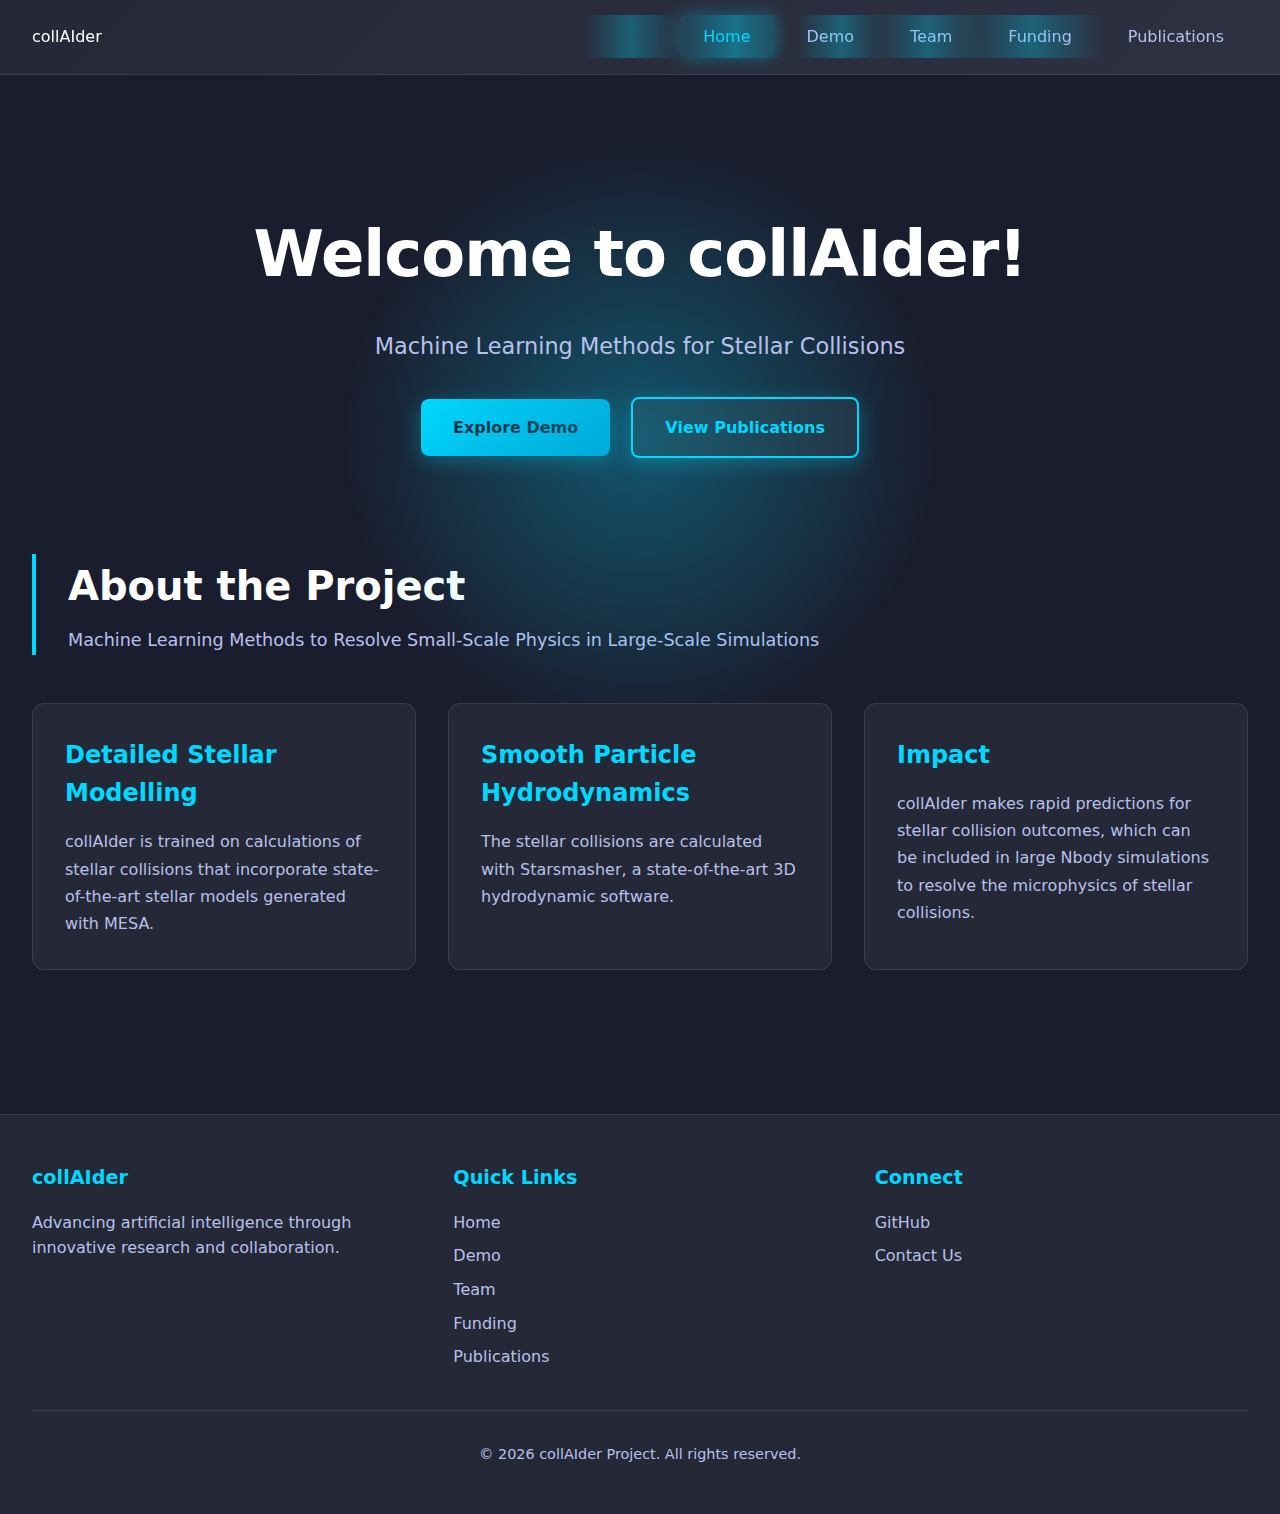
<file: docs/index.html>
<!DOCTYPE html>
<html lang="en">
<head>
    <meta charset="UTF-8">
    <meta name="viewport" content="width=device-width, initial-scale=1.0">
    <title>collAIder - Home</title>
    <link rel="stylesheet" href="styles.css">
</head>
<body class="home-page">
    <header>
        <div class="header-content">
            <div class="logo-section">
                <span class="site-name">collAIder</span>
            </div>
            <nav>
                <ul>
                    <li><a href="index.html" class="active">Home</a></li>
                    <li><a href="demo.html">Demo</a></li>
                    <li><a href="team.html">Team</a></li>
                    <li><a href="funding.html">Funding</a></li>
                    <li><a href="publications.html">Publications</a></li>
                </ul>
            </nav>
        </div>
    </header>

    <main>
        <section class="hero">
            <h1>Welcome to collAIder!</h1>
            <p class="tagline">Machine Learning Methods for Stellar Collisions</p>
            <div style="margin-top: 2rem;">
                <a href="demo.html" class="btn">Explore Demo</a>
                <a href="publications.html" class="btn btn-secondary" style="margin-left: 1rem;">View Publications</a>
            </div>
        </section>

        <section class="section">
            <div class="section-header">
                <h2>About the Project</h2>
                <p>Machine Learning Methods to Resolve Small-Scale Physics in Large-Scale Simulations</p>
            </div>
            
            <div class="card-grid">
                <div class="card">
                    <h3>Detailed Stellar Modelling</h3>
                    <p>collAIder is trained on calculations of stellar collisions that incorporate state-of-the-art stellar models generated with MESA.</p>
                </div>
                
                <div class="card">
                    <h3>Smooth Particle Hydrodynamics</h3>
                    <p>The stellar collisions are calculated with Starsmasher, a state-of-the-art 3D hydrodynamic software.</p>
                </div>
                
                <div class="card">
                    <h3>Impact</h3>
                    <p>collAIder makes rapid predictions for stellar collision outcomes, which can be included in large Nbody simulations to resolve the microphysics of stellar collisions.</p>
                </div>
            </div>
        </section>
    </main>

    <footer>
        <div class="footer-content">
            <div class="footer-section">
                <h3>collAIder</h3>
                <p>Advancing artificial intelligence through innovative research and collaboration.</p>
            </div>
            
            <div class="footer-section">
                <h3>Quick Links</h3>
                <a href="index.html">Home</a>
                <a href="demo.html">Demo</a>
                <a href="team.html">Team</a>
                <a href="funding.html">Funding</a>
                <a href="publications.html">Publications</a>
            </div>
            
            <div class="footer-section">
                <h3>Connect</h3>
                <a href="https://github.com/elenagonzalez870/collAIder" target="_blank">GitHub</a>
                <a href="#">Contact Us</a>
            </div>
        </div>
        
        <div class="copyright">
            <p>&copy; 2026 collAIder Project. All rights reserved.</p>
        </div>
    </footer>
</body>
</html>
</file>
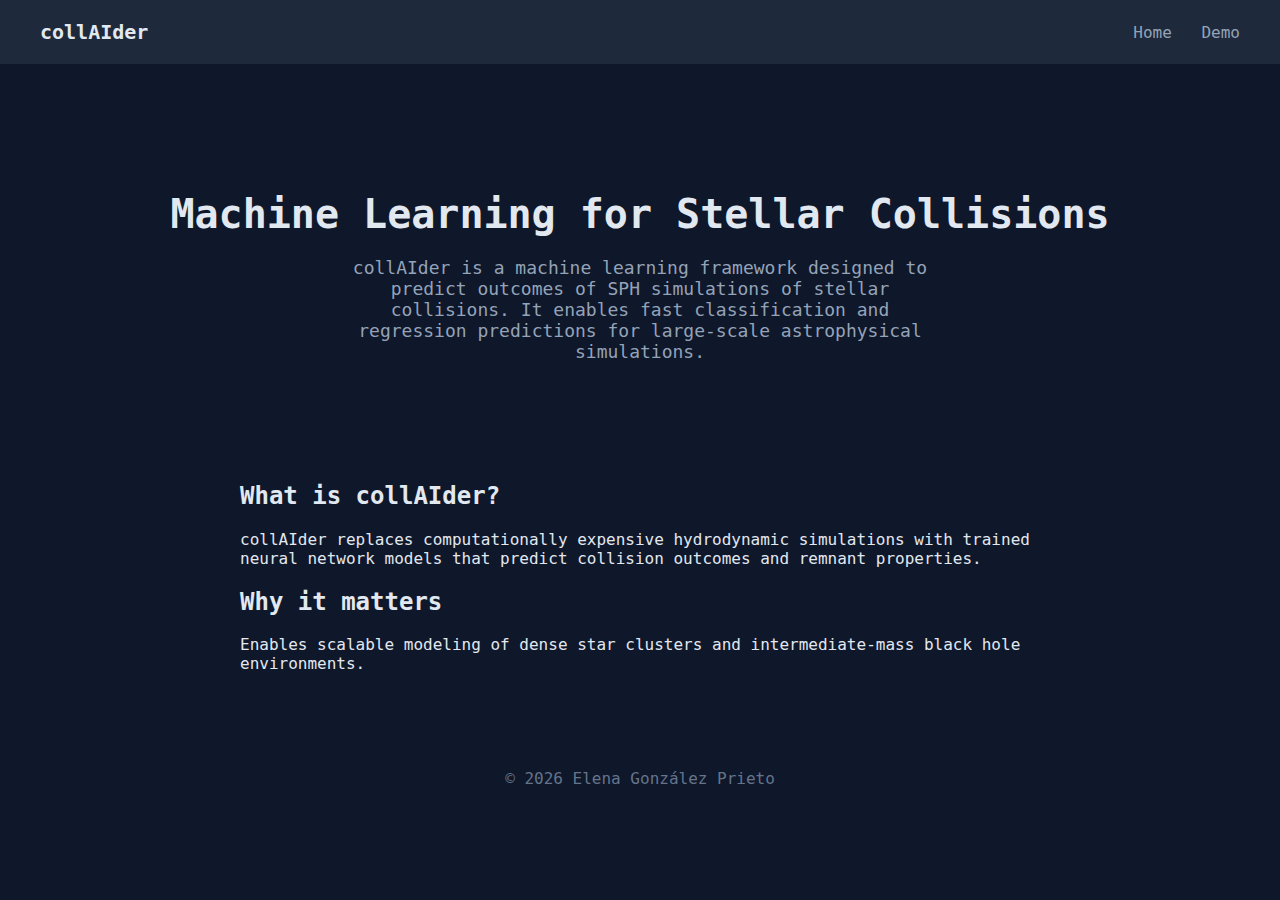
<file: website/index.html>
<!DOCTYPE html>
<html lang="en">
<head>
    <meta charset="UTF-8">
    <title>collAIder</title>
    <link rel="stylesheet" href="style.css">
</head>
<body>

<nav>
    <div class="logo">collAIder</div>
    <div class="nav-links">
        <a href="index.html">Home</a>
        <a href="demo.html">Demo</a>
    </div>
</nav>

<section class="hero">
    <h1>Machine Learning for Stellar Collisions</h1>
    <p>
        collAIder is a machine learning framework designed to predict 
        outcomes of SPH simulations of stellar collisions. 
        It enables fast classification and regression predictions 
        for large-scale astrophysical simulations.
    </p>
</section>

<section class="content">
    <h2>What is collAIder?</h2>
    <p>
        collAIder replaces computationally expensive hydrodynamic 
        simulations with trained neural network models that 
        predict collision outcomes and remnant properties.
    </p>

    <h2>Why it matters</h2>
    <p>
        Enables scalable modeling of dense star clusters and 
        intermediate-mass black hole environments.
    </p>
</section>

<footer>
    © 2026 Elena González Prieto
</footer>

</body>
</html>
</file>
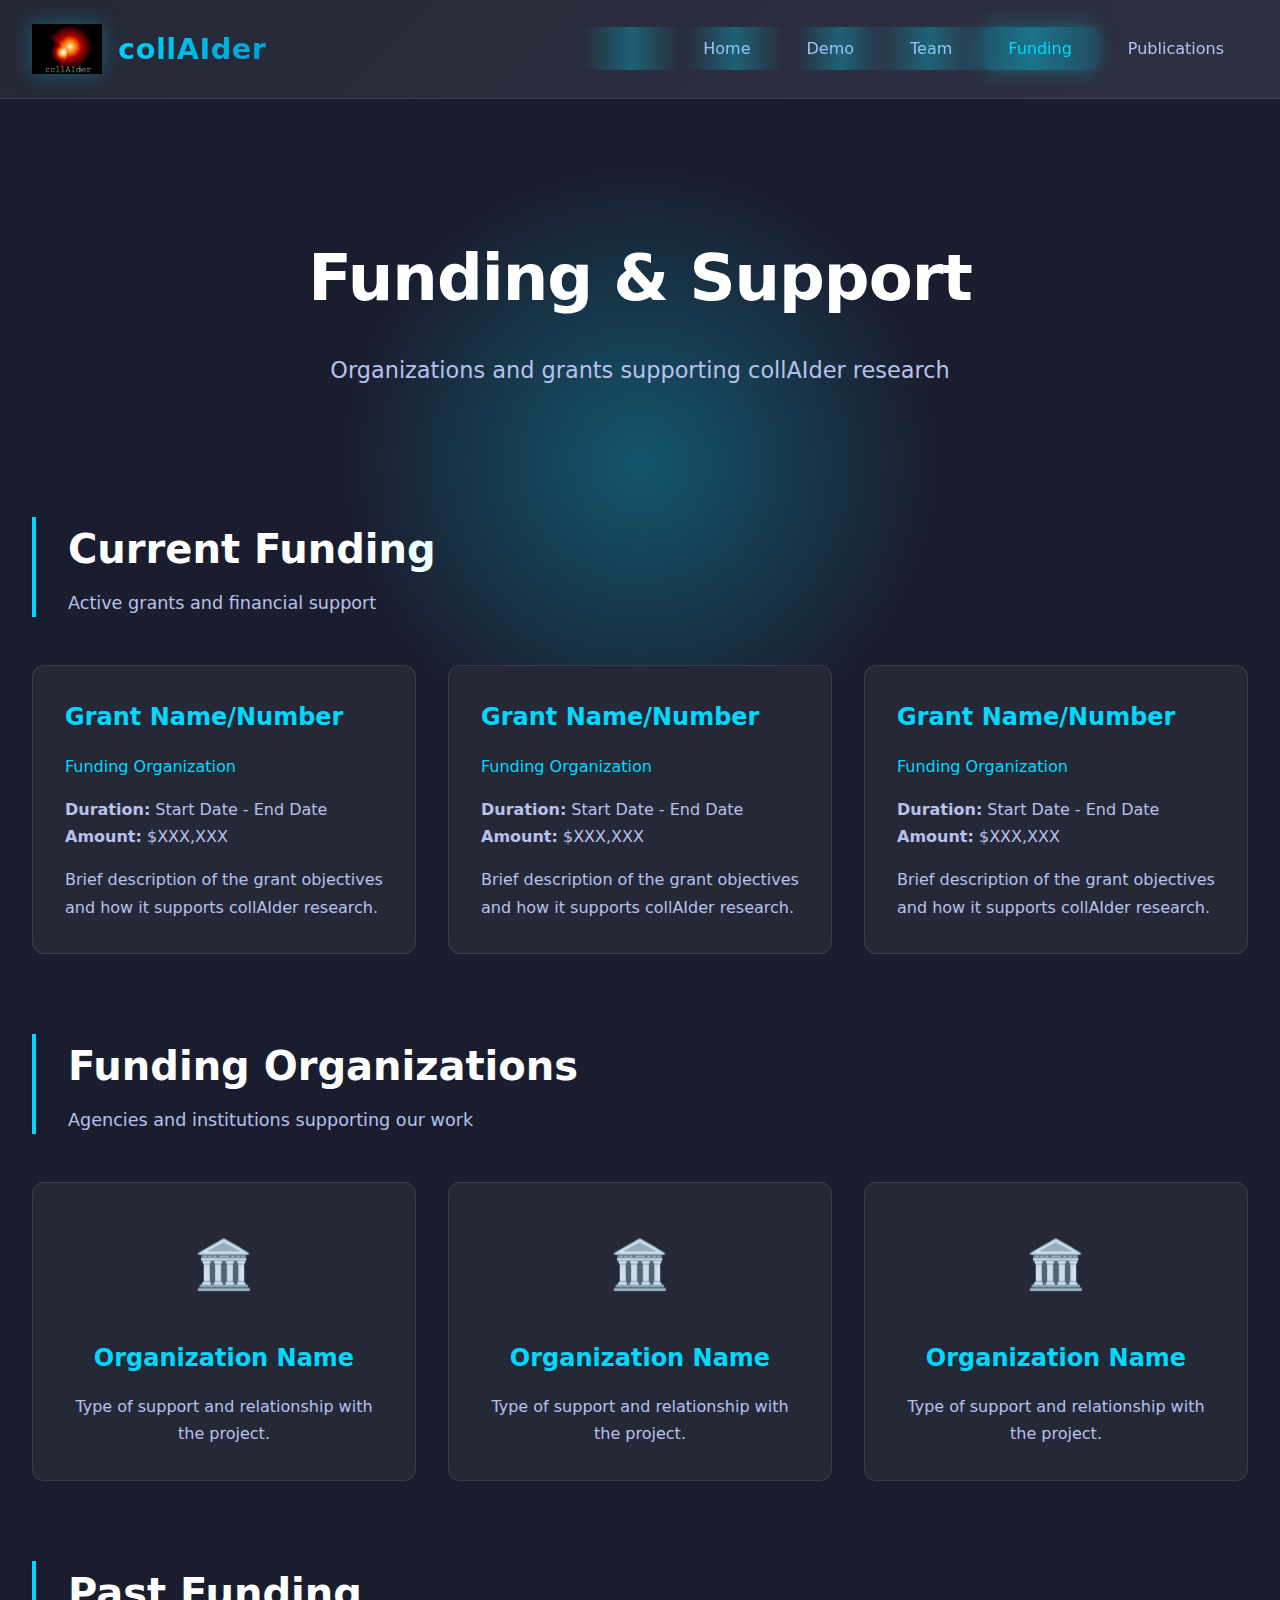
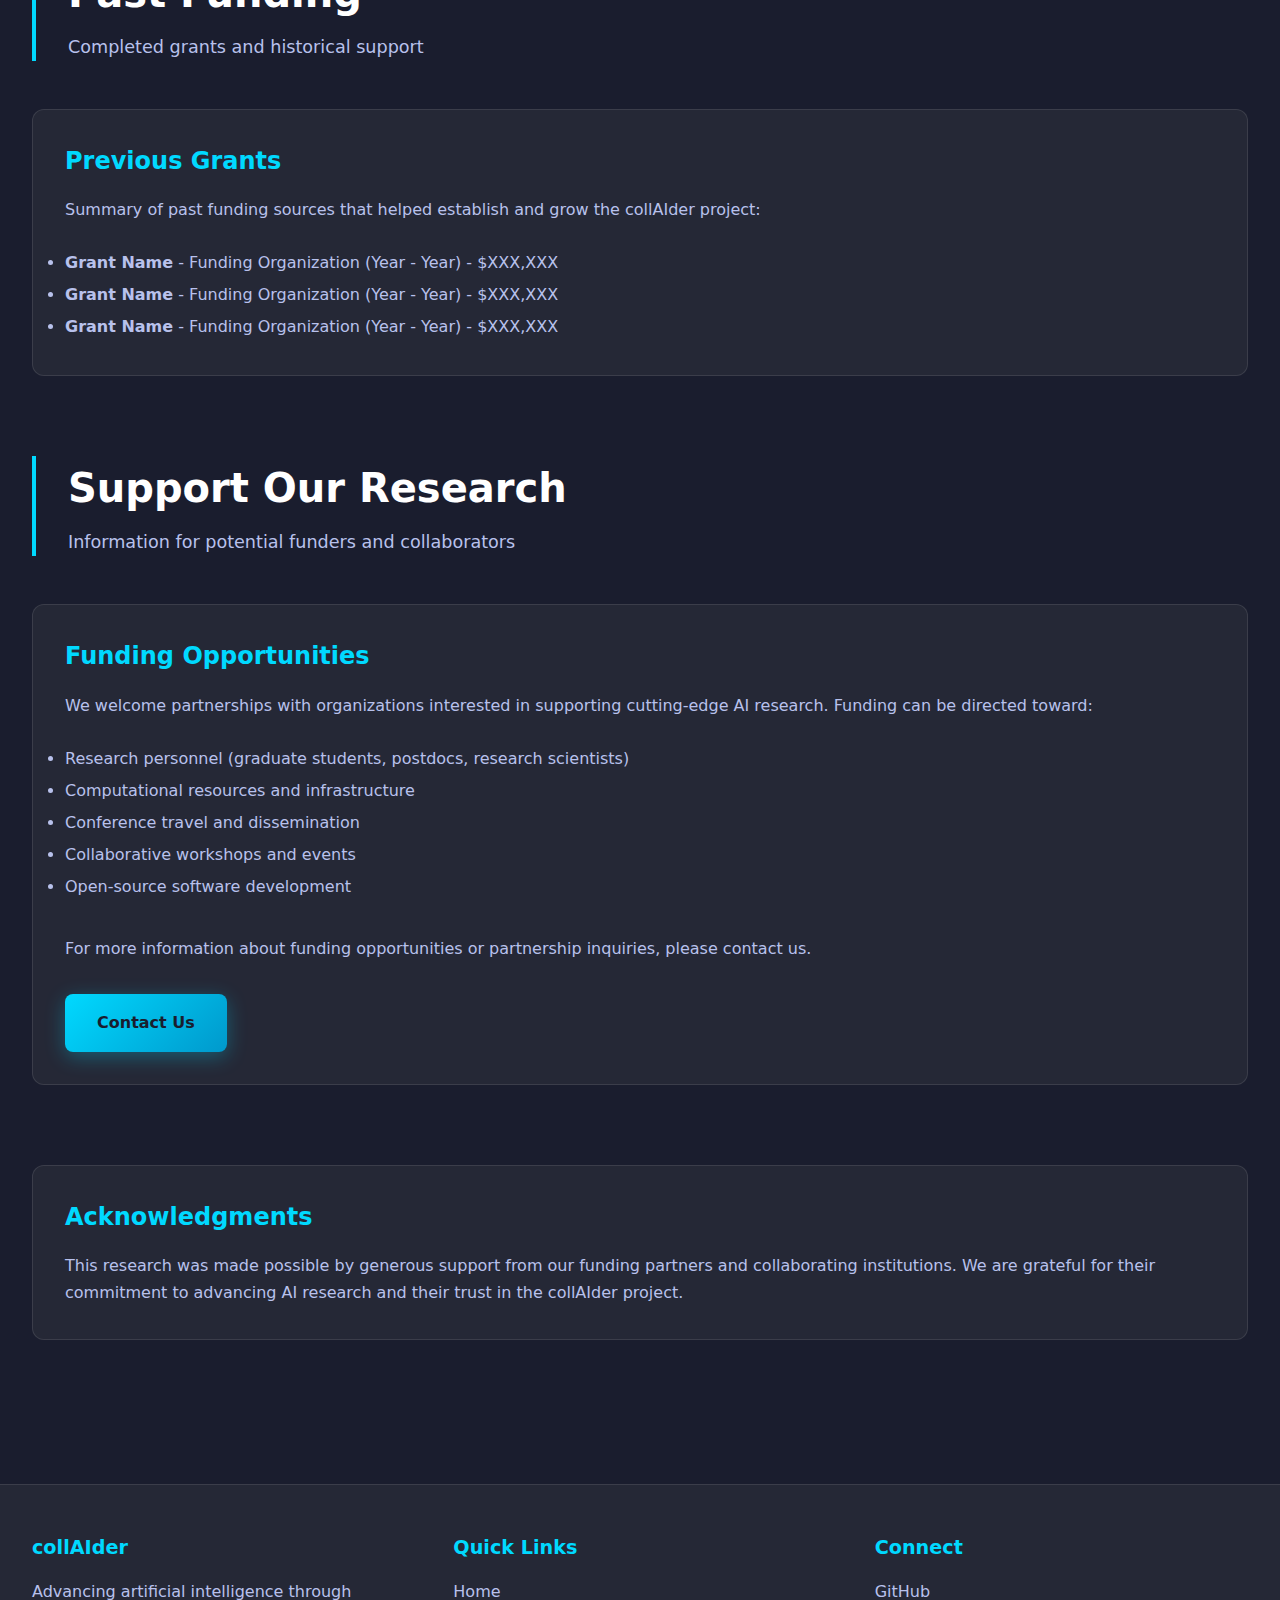
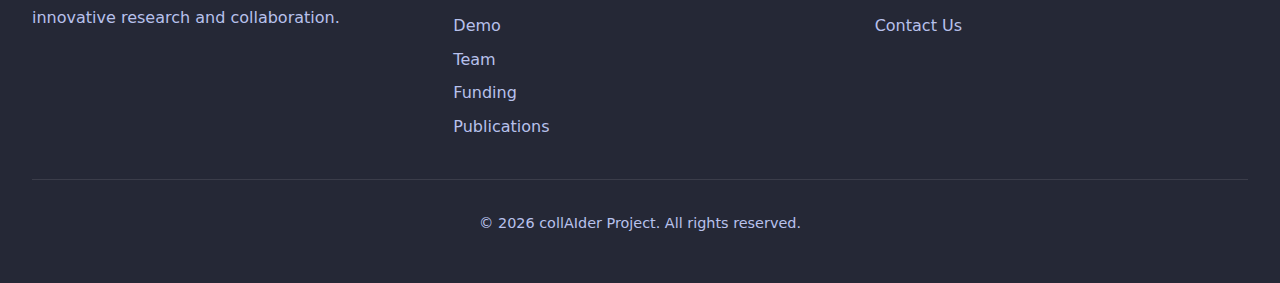
<file: docs/funding.html>
<!DOCTYPE html>
<html lang="en">
<head>
    <meta charset="UTF-8">
    <meta name="viewport" content="width=device-width, initial-scale=1.0">
    <title>collAIder - Funding</title>
    <link rel="stylesheet" href="styles.css">
</head>
<body>
    <header>
        <div class="header-content">
            <div class="logo-section">
                <img src="collAIder_logo.png" alt="collAIder Logo" class="logo">
                <h1 class="site-title">collAIder</h1>
            </div>
            <nav>
                <ul>
                    <li><a href="index.html">Home</a></li>
                    <li><a href="demo.html">Demo</a></li>
                    <li><a href="team.html">Team</a></li>
                    <li><a href="funding.html" class="active">Funding</a></li>
                    <li><a href="publications.html">Publications</a></li>
                </ul>
            </nav>
        </div>
    </header>

    <main>
        <section class="hero">
            <h1>Funding & Support</h1>
            <p class="tagline">Organizations and grants supporting collAIder research</p>
        </section>

        <section class="section">
            <div class="section-header">
                <h2>Current Funding</h2>
                <p>Active grants and financial support</p>
            </div>
            
            <div class="card-grid">
                <div class="card">
                    <h3>Grant Name/Number</h3>
                    <p style="color: var(--accent); margin-bottom: 1rem;">Funding Organization</p>
                    <p><strong>Duration:</strong> Start Date - End Date</p>
                    <p><strong>Amount:</strong> $XXX,XXX</p>
                    <p style="margin-top: 1rem;">Brief description of the grant objectives and how it supports collAIder research.</p>
                </div>
                
                <div class="card">
                    <h3>Grant Name/Number</h3>
                    <p style="color: var(--accent); margin-bottom: 1rem;">Funding Organization</p>
                    <p><strong>Duration:</strong> Start Date - End Date</p>
                    <p><strong>Amount:</strong> $XXX,XXX</p>
                    <p style="margin-top: 1rem;">Brief description of the grant objectives and how it supports collAIder research.</p>
                </div>
                
                <div class="card">
                    <h3>Grant Name/Number</h3>
                    <p style="color: var(--accent); margin-bottom: 1rem;">Funding Organization</p>
                    <p><strong>Duration:</strong> Start Date - End Date</p>
                    <p><strong>Amount:</strong> $XXX,XXX</p>
                    <p style="margin-top: 1rem;">Brief description of the grant objectives and how it supports collAIder research.</p>
                </div>
            </div>
        </section>

        <section class="section">
            <div class="section-header">
                <h2>Funding Organizations</h2>
                <p>Agencies and institutions supporting our work</p>
            </div>
            
            <div class="card-grid">
                <div class="card" style="text-align: center;">
                    <div style="height: 100px; display: flex; align-items: center; justify-content: center; margin-bottom: 1.5rem;">
                        <p style="font-size: 3rem; color: var(--accent);">🏛️</p>
                    </div>
                    <h3>Organization Name</h3>
                    <p>Type of support and relationship with the project.</p>
                </div>
                
                <div class="card" style="text-align: center;">
                    <div style="height: 100px; display: flex; align-items: center; justify-content: center; margin-bottom: 1.5rem;">
                        <p style="font-size: 3rem; color: var(--accent);">🏛️</p>
                    </div>
                    <h3>Organization Name</h3>
                    <p>Type of support and relationship with the project.</p>
                </div>
                
                <div class="card" style="text-align: center;">
                    <div style="height: 100px; display: flex; align-items: center; justify-content: center; margin-bottom: 1.5rem;">
                        <p style="font-size: 3rem; color: var(--accent);">🏛️</p>
                    </div>
                    <h3>Organization Name</h3>
                    <p>Type of support and relationship with the project.</p>
                </div>
            </div>
        </section>

        <section class="section">
            <div class="section-header">
                <h2>Past Funding</h2>
                <p>Completed grants and historical support</p>
            </div>
            
            <div class="card">
                <h3>Previous Grants</h3>
                <p>Summary of past funding sources that helped establish and grow the collAIder project:</p>
                <ul style="color: var(--text-secondary); margin-top: 1.5rem; line-height: 2;">
                    <li><strong>Grant Name</strong> - Funding Organization (Year - Year) - $XXX,XXX</li>
                    <li><strong>Grant Name</strong> - Funding Organization (Year - Year) - $XXX,XXX</li>
                    <li><strong>Grant Name</strong> - Funding Organization (Year - Year) - $XXX,XXX</li>
                </ul>
            </div>
        </section>

        <section class="section">
            <div class="section-header">
                <h2>Support Our Research</h2>
                <p>Information for potential funders and collaborators</p>
            </div>
            
            <div class="card">
                <h3>Funding Opportunities</h3>
                <p>We welcome partnerships with organizations interested in supporting cutting-edge AI research. Funding can be directed toward:</p>
                <ul style="color: var(--text-secondary); margin-top: 1.5rem; line-height: 2;">
                    <li>Research personnel (graduate students, postdocs, research scientists)</li>
                    <li>Computational resources and infrastructure</li>
                    <li>Conference travel and dissemination</li>
                    <li>Collaborative workshops and events</li>
                    <li>Open-source software development</li>
                </ul>
                <p style="margin-top: 2rem;">For more information about funding opportunities or partnership inquiries, please contact us.</p>
                <div style="margin-top: 2rem;">
                    <a href="#" class="btn">Contact Us</a>
                </div>
            </div>
        </section>

        <section class="section">
            <div class="card">
                <h3>Acknowledgments</h3>
                <p>This research was made possible by generous support from our funding partners and collaborating institutions. We are grateful for their commitment to advancing AI research and their trust in the collAIder project.</p>
            </div>
        </section>
    </main>

    <footer>
        <div class="footer-content">
            <div class="footer-section">
                <h3>collAIder</h3>
                <p>Advancing artificial intelligence through innovative research and collaboration.</p>
            </div>
            
            <div class="footer-section">
                <h3>Quick Links</h3>
                <a href="index.html">Home</a>
                <a href="demo.html">Demo</a>
                <a href="team.html">Team</a>
                <a href="funding.html">Funding</a>
                <a href="publications.html">Publications</a>
            </div>
            
            <div class="footer-section">
                <h3>Connect</h3>
                <a href="https://github.com/elenagonzalez870/collAIder" target="_blank">GitHub</a>
                <a href="#">Contact Us</a>
            </div>
        </div>
        
        <div class="copyright">
            <p>&copy; 2026 collAIder Project. All rights reserved.</p>
        </div>
    </footer>
</body>
</html>
</file>
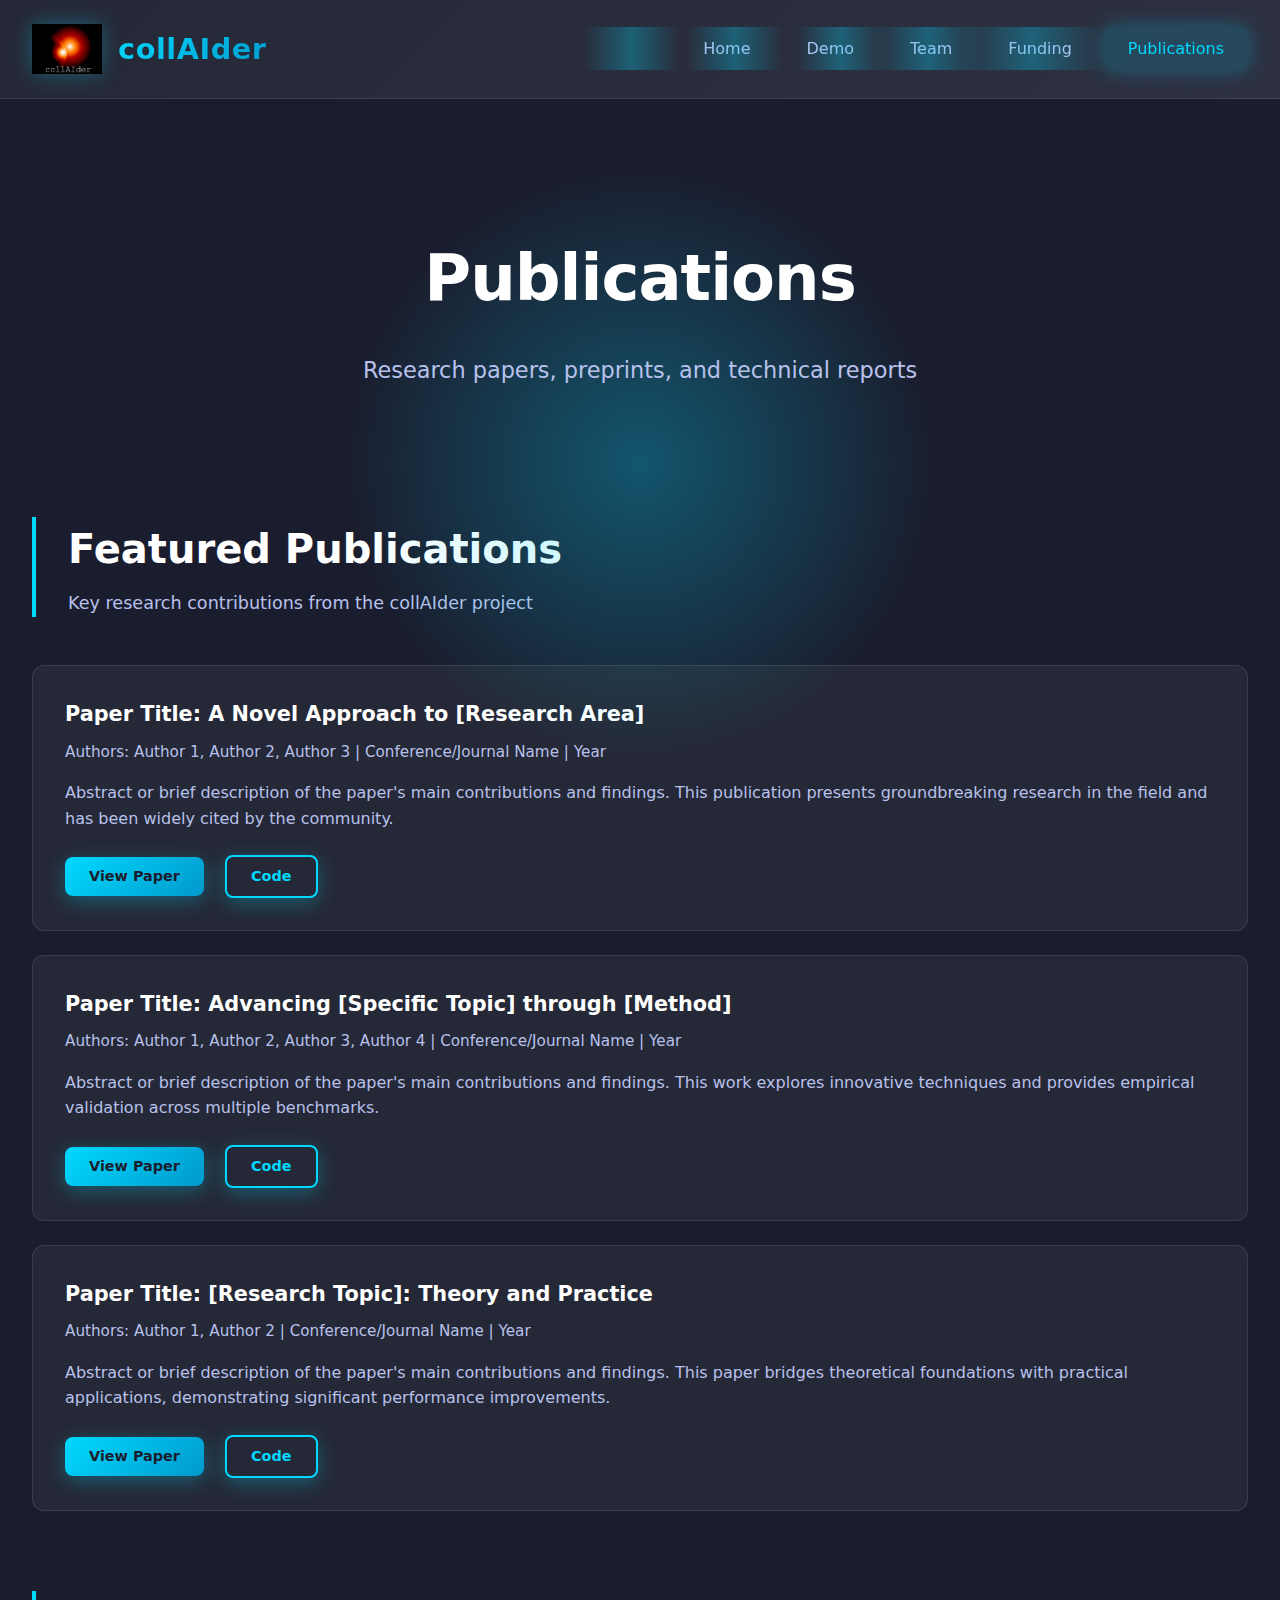
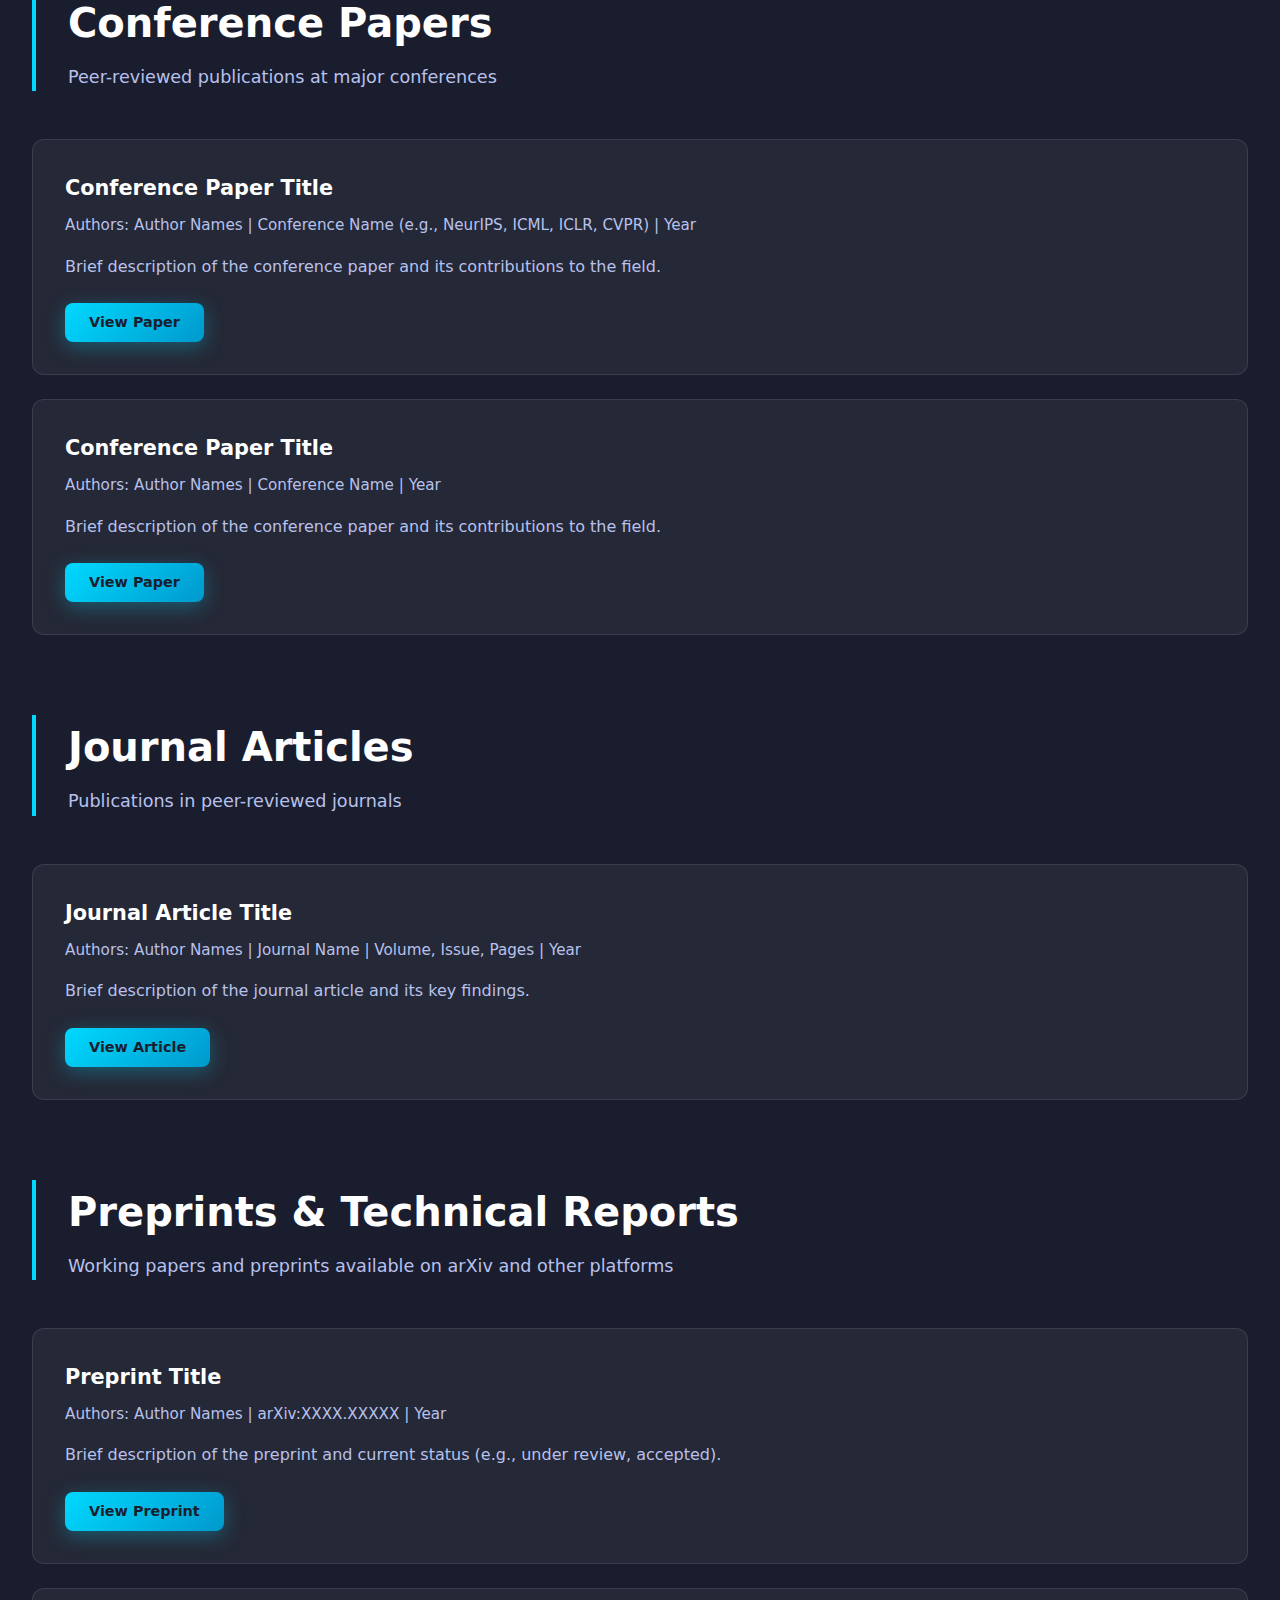
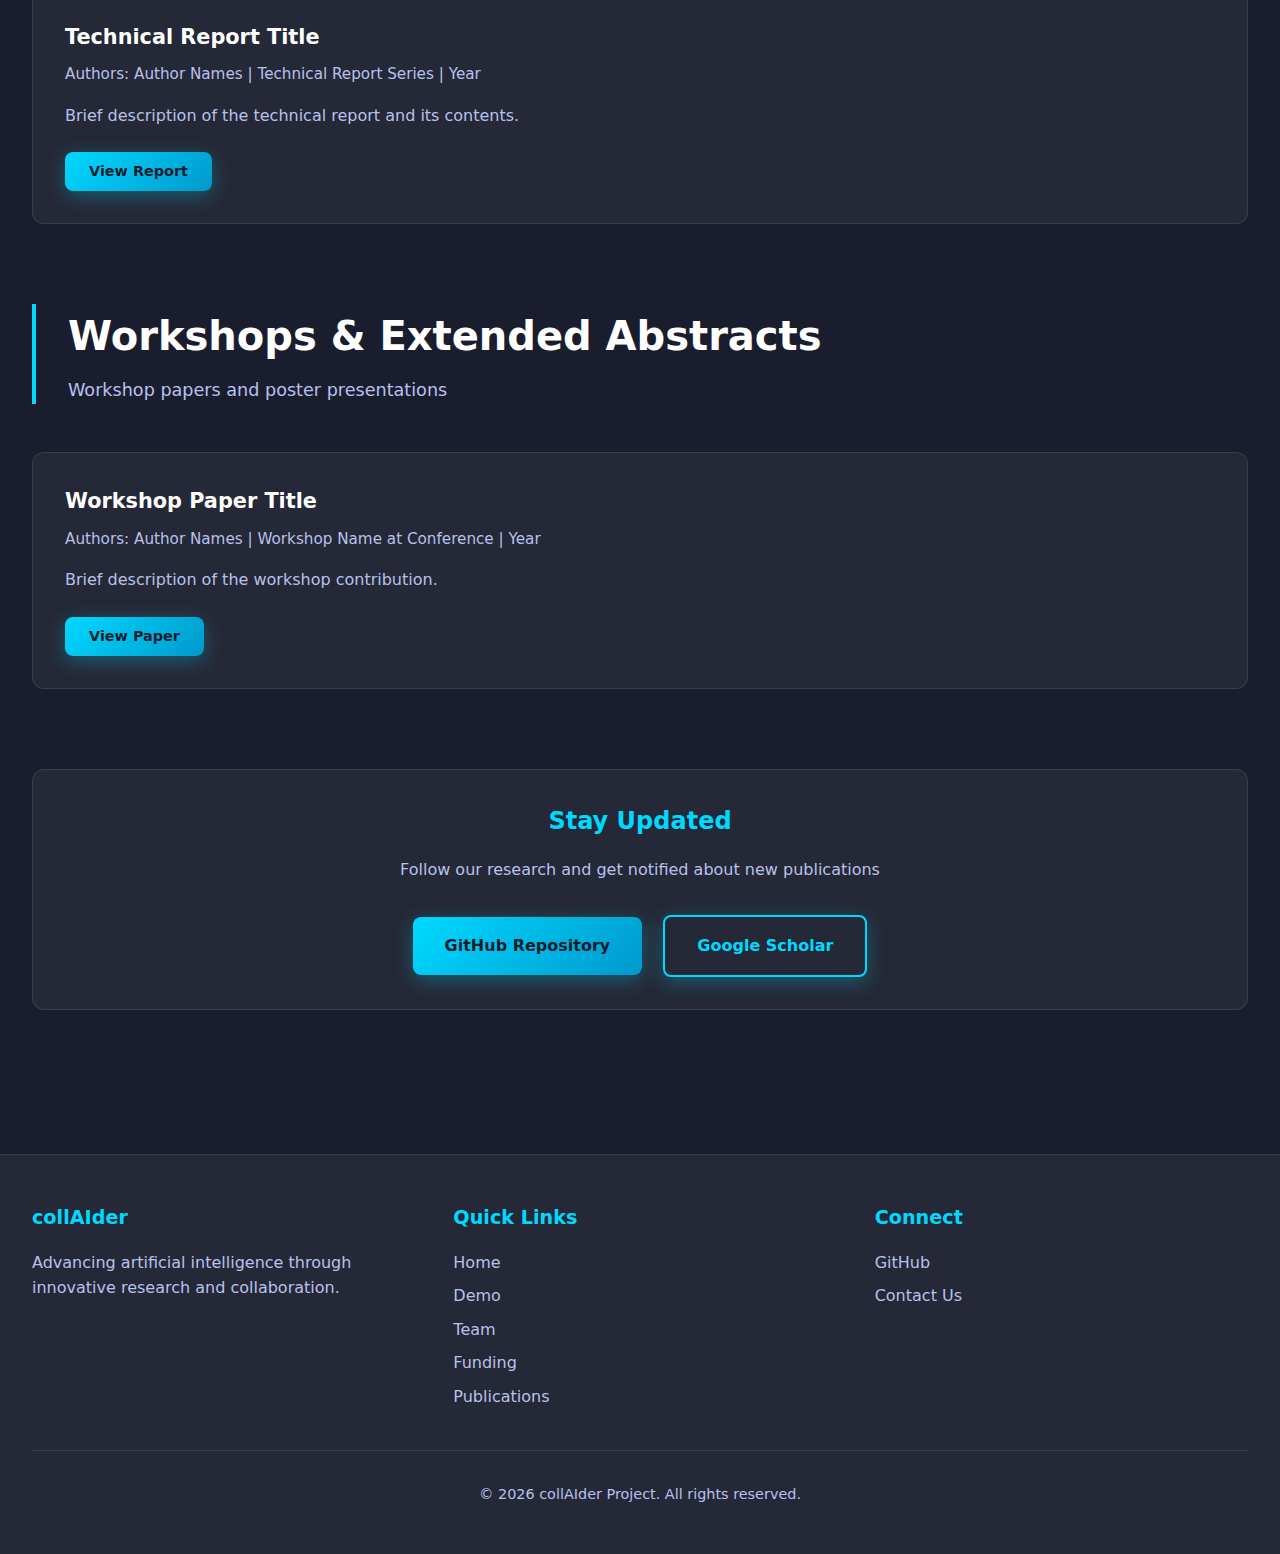
<file: docs/publications.html>
<!DOCTYPE html>
<html lang="en">
<head>
    <meta charset="UTF-8">
    <meta name="viewport" content="width=device-width, initial-scale=1.0">
    <title>collAIder - Publications</title>
    <link rel="stylesheet" href="styles.css">
</head>
<body>
    <header>
        <div class="header-content">
            <div class="logo-section">
                <img src="collAIder_logo.png" alt="collAIder Logo" class="logo">
                <h1 class="site-title">collAIder</h1>
            </div>
            <nav>
                <ul>
                    <li><a href="index.html">Home</a></li>
                    <li><a href="demo.html">Demo</a></li>
                    <li><a href="team.html">Team</a></li>
                    <li><a href="funding.html">Funding</a></li>
                    <li><a href="publications.html" class="active">Publications</a></li>
                </ul>
            </nav>
        </div>
    </header>

    <main>
        <section class="hero">
            <h1>Publications</h1>
            <p class="tagline">Research papers, preprints, and technical reports</p>
        </section>

        <section class="section">
            <div class="section-header">
                <h2>Featured Publications</h2>
                <p>Key research contributions from the collAIder project</p>
            </div>
            
            <div class="publication-item">
                <h3>Paper Title: A Novel Approach to [Research Area]</h3>
                <p class="publication-meta">Authors: Author 1, Author 2, Author 3 | Conference/Journal Name | Year</p>
                <p>Abstract or brief description of the paper's main contributions and findings. This publication presents groundbreaking research in the field and has been widely cited by the community.</p>
                <div style="margin-top: 1.5rem;">
                    <a href="#" class="btn" style="padding: 0.5rem 1.5rem; font-size: 0.9rem;">View Paper</a>
                    <a href="#" class="btn btn-secondary" style="padding: 0.5rem 1.5rem; font-size: 0.9rem; margin-left: 1rem;">Code</a>
                </div>
            </div>
            
            <div class="publication-item">
                <h3>Paper Title: Advancing [Specific Topic] through [Method]</h3>
                <p class="publication-meta">Authors: Author 1, Author 2, Author 3, Author 4 | Conference/Journal Name | Year</p>
                <p>Abstract or brief description of the paper's main contributions and findings. This work explores innovative techniques and provides empirical validation across multiple benchmarks.</p>
                <div style="margin-top: 1.5rem;">
                    <a href="#" class="btn" style="padding: 0.5rem 1.5rem; font-size: 0.9rem;">View Paper</a>
                    <a href="#" class="btn btn-secondary" style="padding: 0.5rem 1.5rem; font-size: 0.9rem; margin-left: 1rem;">Code</a>
                </div>
            </div>
            
            <div class="publication-item">
                <h3>Paper Title: [Research Topic]: Theory and Practice</h3>
                <p class="publication-meta">Authors: Author 1, Author 2 | Conference/Journal Name | Year</p>
                <p>Abstract or brief description of the paper's main contributions and findings. This paper bridges theoretical foundations with practical applications, demonstrating significant performance improvements.</p>
                <div style="margin-top: 1.5rem;">
                    <a href="#" class="btn" style="padding: 0.5rem 1.5rem; font-size: 0.9rem;">View Paper</a>
                    <a href="#" class="btn btn-secondary" style="padding: 0.5rem 1.5rem; font-size: 0.9rem; margin-left: 1rem;">Code</a>
                </div>
            </div>
        </section>

        <section class="section">
            <div class="section-header">
                <h2>Conference Papers</h2>
                <p>Peer-reviewed publications at major conferences</p>
            </div>
            
            <div class="publication-item">
                <h3>Conference Paper Title</h3>
                <p class="publication-meta">Authors: Author Names | Conference Name (e.g., NeurIPS, ICML, ICLR, CVPR) | Year</p>
                <p>Brief description of the conference paper and its contributions to the field.</p>
                <div style="margin-top: 1.5rem;">
                    <a href="#" class="btn" style="padding: 0.5rem 1.5rem; font-size: 0.9rem;">View Paper</a>
                </div>
            </div>
            
            <div class="publication-item">
                <h3>Conference Paper Title</h3>
                <p class="publication-meta">Authors: Author Names | Conference Name | Year</p>
                <p>Brief description of the conference paper and its contributions to the field.</p>
                <div style="margin-top: 1.5rem;">
                    <a href="#" class="btn" style="padding: 0.5rem 1.5rem; font-size: 0.9rem;">View Paper</a>
                </div>
            </div>
        </section>

        <section class="section">
            <div class="section-header">
                <h2>Journal Articles</h2>
                <p>Publications in peer-reviewed journals</p>
            </div>
            
            <div class="publication-item">
                <h3>Journal Article Title</h3>
                <p class="publication-meta">Authors: Author Names | Journal Name | Volume, Issue, Pages | Year</p>
                <p>Brief description of the journal article and its key findings.</p>
                <div style="margin-top: 1.5rem;">
                    <a href="#" class="btn" style="padding: 0.5rem 1.5rem; font-size: 0.9rem;">View Article</a>
                </div>
            </div>
        </section>

        <section class="section">
            <div class="section-header">
                <h2>Preprints & Technical Reports</h2>
                <p>Working papers and preprints available on arXiv and other platforms</p>
            </div>
            
            <div class="publication-item">
                <h3>Preprint Title</h3>
                <p class="publication-meta">Authors: Author Names | arXiv:XXXX.XXXXX | Year</p>
                <p>Brief description of the preprint and current status (e.g., under review, accepted).</p>
                <div style="margin-top: 1.5rem;">
                    <a href="#" class="btn" style="padding: 0.5rem 1.5rem; font-size: 0.9rem;">View Preprint</a>
                </div>
            </div>
            
            <div class="publication-item">
                <h3>Technical Report Title</h3>
                <p class="publication-meta">Authors: Author Names | Technical Report Series | Year</p>
                <p>Brief description of the technical report and its contents.</p>
                <div style="margin-top: 1.5rem;">
                    <a href="#" class="btn" style="padding: 0.5rem 1.5rem; font-size: 0.9rem;">View Report</a>
                </div>
            </div>
        </section>

        <section class="section">
            <div class="section-header">
                <h2>Workshops & Extended Abstracts</h2>
                <p>Workshop papers and poster presentations</p>
            </div>
            
            <div class="publication-item">
                <h3>Workshop Paper Title</h3>
                <p class="publication-meta">Authors: Author Names | Workshop Name at Conference | Year</p>
                <p>Brief description of the workshop contribution.</p>
                <div style="margin-top: 1.5rem;">
                    <a href="#" class="btn" style="padding: 0.5rem 1.5rem; font-size: 0.9rem;">View Paper</a>
                </div>
            </div>
        </section>

        <section class="section">
            <div class="card" style="text-align: center;">
                <h3>Stay Updated</h3>
                <p>Follow our research and get notified about new publications</p>
                <div style="margin-top: 2rem;">
                    <a href="https://github.com/elenagonzalez870/collAIder" class="btn" target="_blank">GitHub Repository</a>
                    <a href="#" class="btn btn-secondary" style="margin-left: 1rem;">Google Scholar</a>
                </div>
            </div>
        </section>
    </main>

    <footer>
        <div class="footer-content">
            <div class="footer-section">
                <h3>collAIder</h3>
                <p>Advancing artificial intelligence through innovative research and collaboration.</p>
            </div>
            
            <div class="footer-section">
                <h3>Quick Links</h3>
                <a href="index.html">Home</a>
                <a href="demo.html">Demo</a>
                <a href="team.html">Team</a>
                <a href="funding.html">Funding</a>
                <a href="publications.html">Publications</a>
            </div>
            
            <div class="footer-section">
                <h3>Connect</h3>
                <a href="https://github.com/elenagonzalez870/collAIder" target="_blank">GitHub</a>
                <a href="#">Contact Us</a>
            </div>
        </div>
        
        <div class="copyright">
            <p>&copy; 2026 collAIder Project. All rights reserved.</p>
        </div>
    </footer>
</body>
</html>
</file>
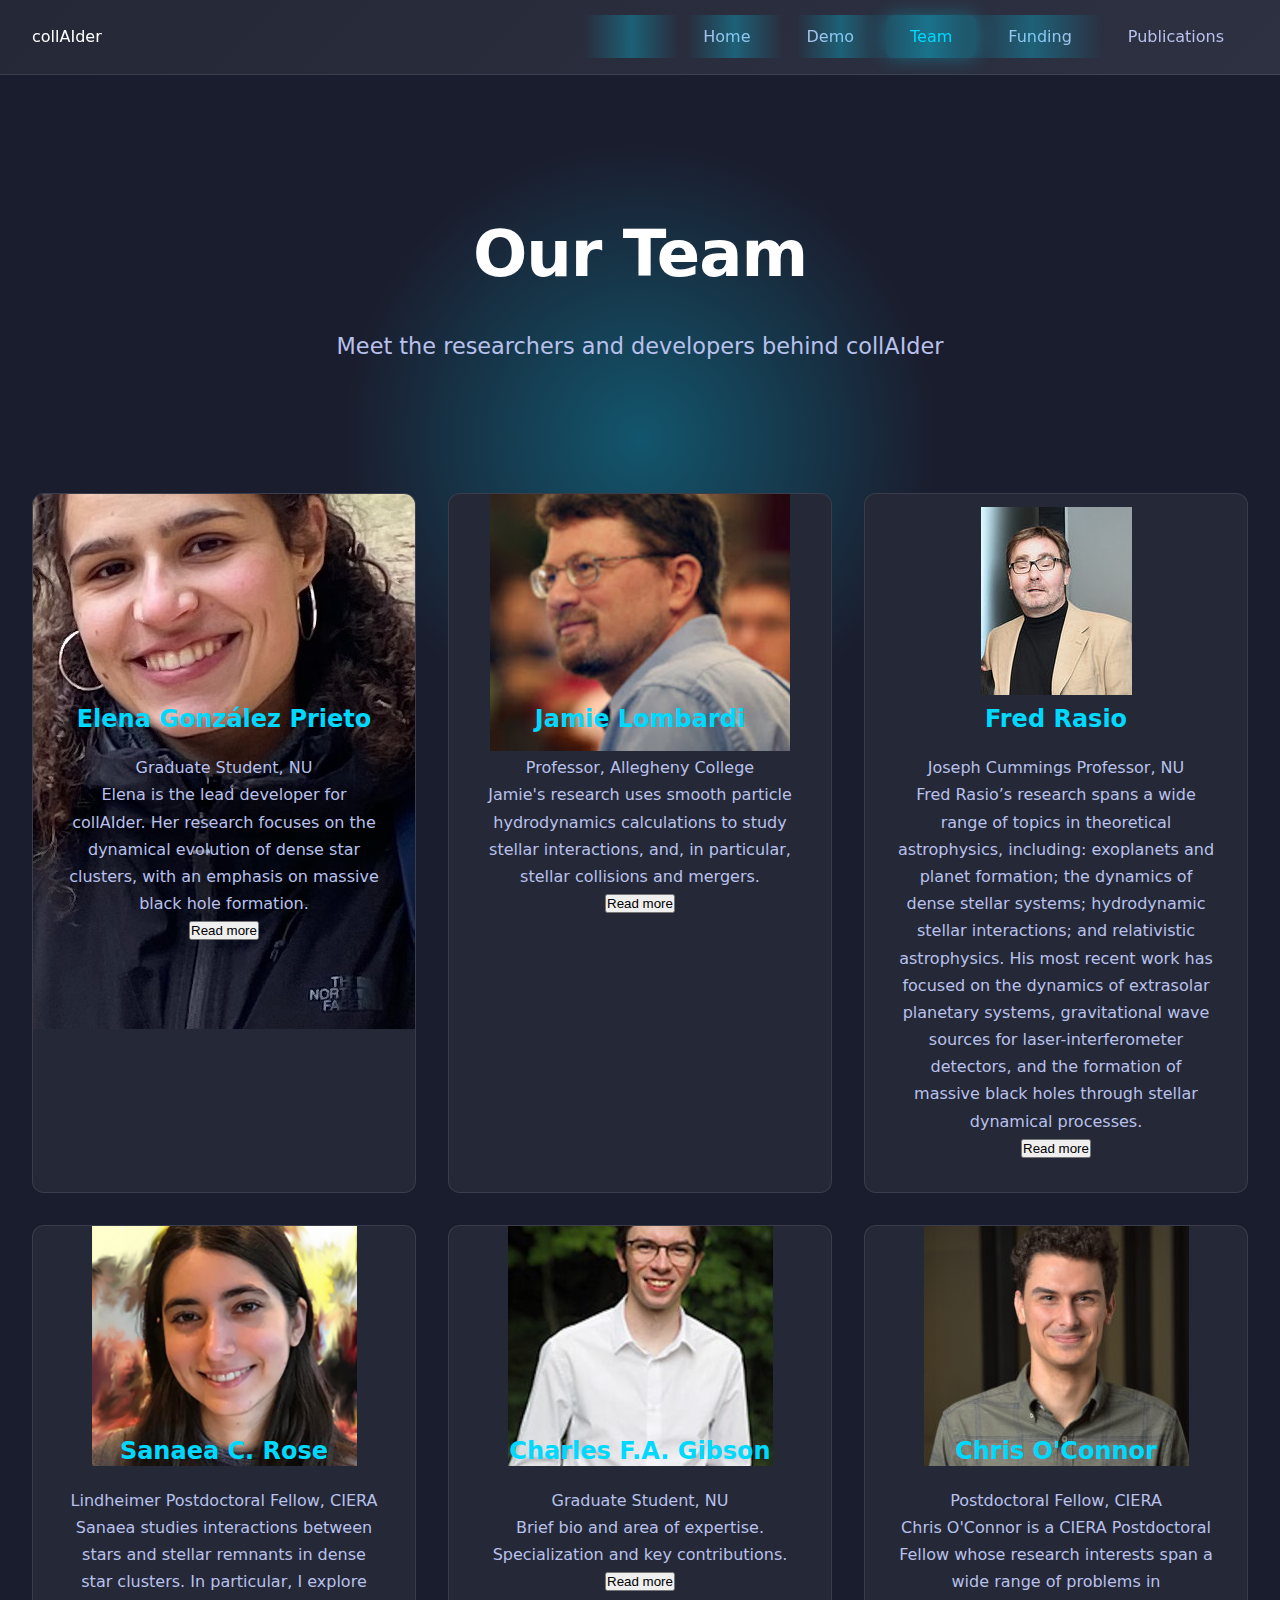
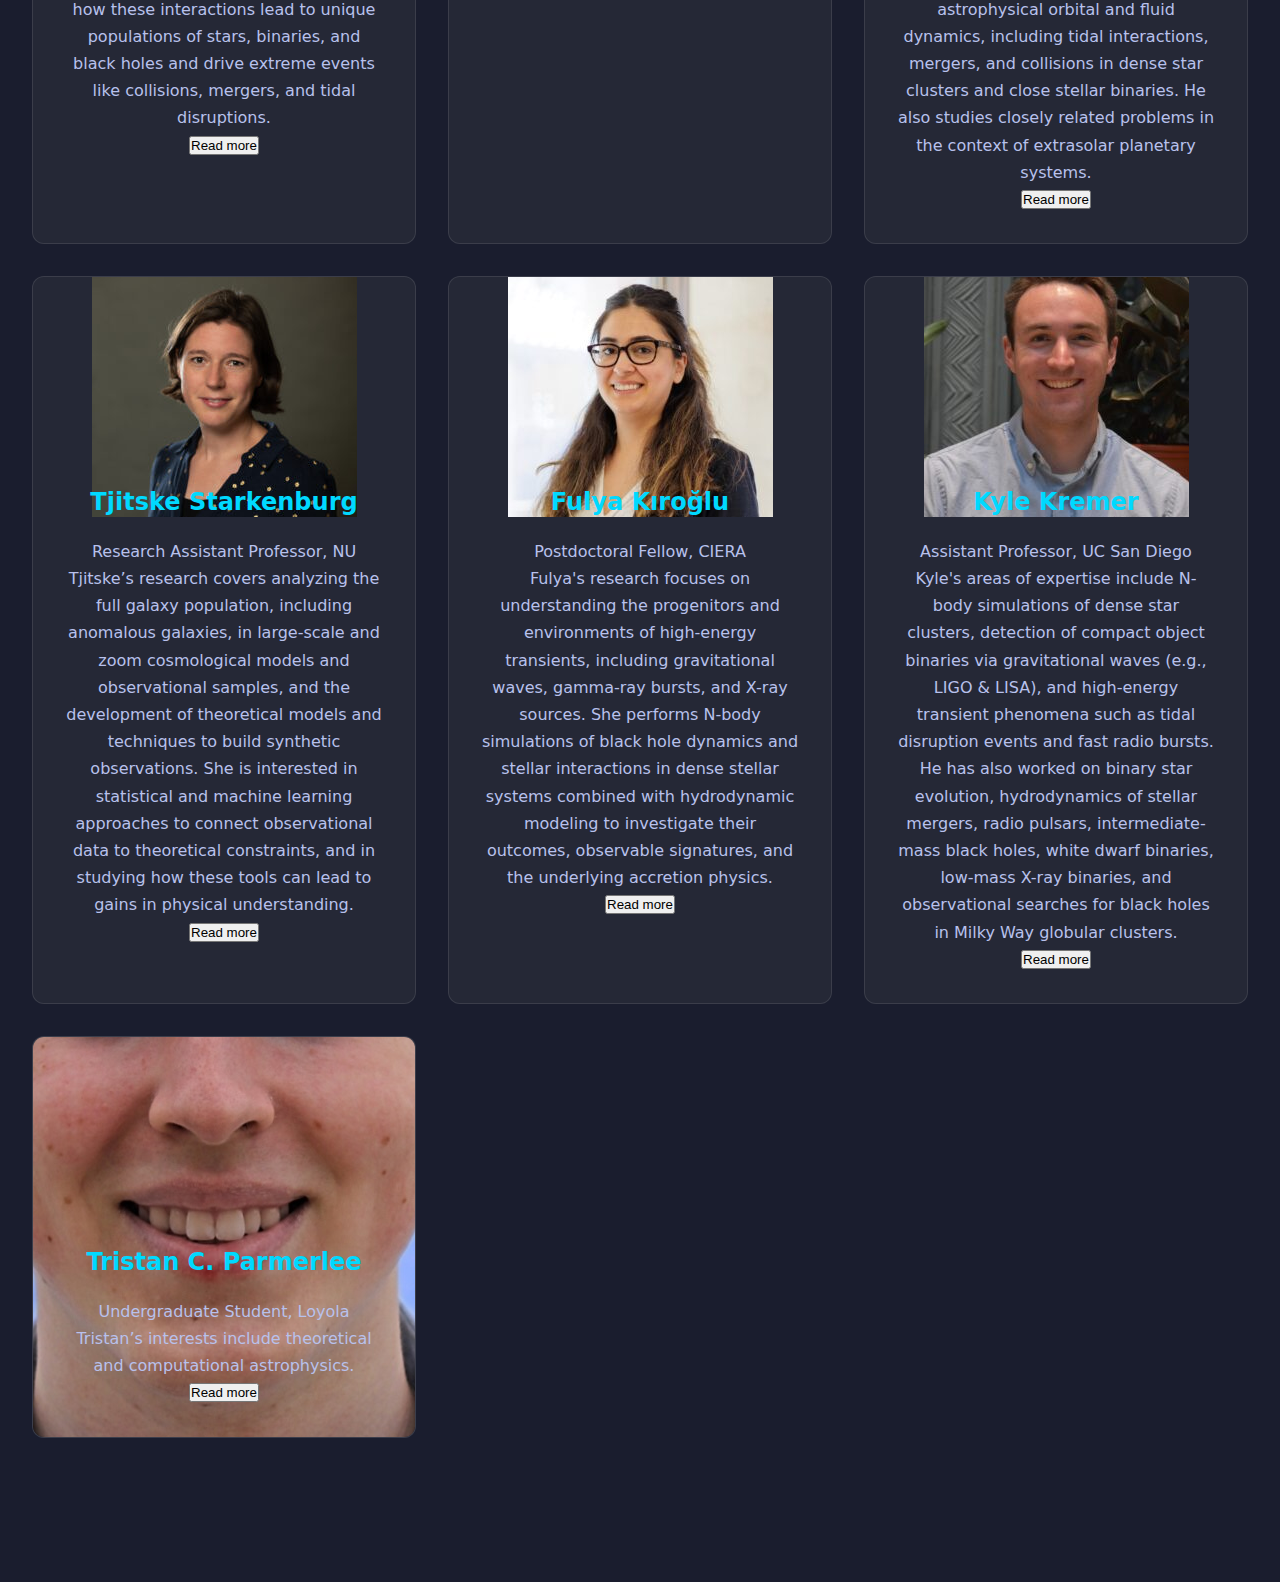
<file: docs/team.html>
<!DOCTYPE html>
<html lang="en">
<head>
    <meta charset="UTF-8">
    <title>collAIder - Team</title>
    <link rel="stylesheet" href="styles.css">
</head>
<body>

<header>
    <div class="header-content">
        <div class="logo-section">
            <span class="site-name">collAIder</span>
        </div>
        <nav>
            <ul>
                <li><a href="index.html">Home</a></li>
                <li><a href="demo.html">Demo</a></li>
                <li><a href="team.html" class="active">Team</a></li>
                <li><a href="funding.html">Funding</a></li>
                <li><a href="publications.html">Publications</a></li>
            </ul>
        </nav>
    </div>
</header>

<main>
<section class="hero">
    <h1>Our Team</h1>
    <p class="tagline">Meet the researchers and developers behind collAIder</p>
</section>

<section class="section">
<!-- <div class="section-header">
    <h2>Core Team</h2>
    <p>Principal investigators and lead contributors</p>
</div> -->

<div class="card-grid">

<!-- TEAM MEMBER TEMPLATE -->

<div class="card team-member">
    <div class="team-photo">
        <img src="photos/EGP.jpg" alt="Elena González Prieto">
    </div>
    <h3>Elena González Prieto</h3>
    <p class="institution">Graduate Student, NU</p>

    <div class="bio">
        <p>Elena is the lead developer for collAIder. Her research focuses on the dynamical evolution of dense star clusters, with an emphasis on massive black hole formation. </p>
    </div>

    <button class="read-more-btn">Read more</button>
</div>

<div class="card team-member">
    <div class="team-photo">
        <img src="photos/JL.jpg" alt="Jamie Lombardi">
    </div>
    <h3>Jamie Lombardi</h3>
    <p class="institution">Professor, Allegheny College</p>

    <div class="bio">
        <p>Jamie's research uses smooth particle hydrodynamics calculations to study stellar interactions, and, in particular, stellar collisions and mergers.</p>
    </div>

    <button class="read-more-btn">Read more</button>
</div>

<div class="card team-member">
    <div class="team-photo">
        <img src="photos/FR.jpg" alt="Fred Rasio">
    </div>
    <h3>Fred Rasio</h3>
    <p class="institution">Joseph Cummings Professor, NU</p>

    <div class="bio">
        <p>Fred Rasio’s research spans a wide range of topics in theoretical astrophysics, including: exoplanets and planet formation; the dynamics of dense stellar systems; hydrodynamic stellar interactions; and relativistic astrophysics. His most recent work has focused on the dynamics of extrasolar planetary systems, gravitational wave sources for laser-interferometer detectors, and the formation of massive black holes through stellar dynamical processes.</p>
    </div>

    <button class="read-more-btn">Read more</button>
</div>

<div class="card team-member">
    <div class="team-photo">
        <img src="photos/SR.png" alt="Sanaea C. Rose">
    </div>
    <h3>Sanaea C. Rose</h3>
    <p class="institution">Lindheimer Postdoctoral Fellow, CIERA</p>

    <div class="bio">
        <p>Sanaea studies interactions between stars and stellar remnants in dense star clusters. In particular, I explore how these interactions lead to unique populations of stars, binaries, and black holes and drive extreme events like collisions, mergers, and tidal disruptions.</p>
    </div>

    <button class="read-more-btn">Read more</button>
</div>

<div class="card team-member">
    <div class="team-photo">
        <img src="photos/CG.jpg" alt="Charles F.A. Gibson">
    </div>
    <h3>Charles F.A. Gibson</h3>
    <p class="institution">Graduate Student, NU</p>

    <div class="bio">
        <p>Brief bio and area of expertise. Specialization and key contributions.</p>
    </div>

    <button class="read-more-btn">Read more</button>
</div>

<div class="card team-member">
    <div class="team-photo">
        <img src="photos/CO.jpg" alt="Chris O'Connor">
    </div>
    <h3>Chris O'Connor</h3>
    <p class="institution">Postdoctoral Fellow, CIERA</p>

    <div class="bio">
        <p>Chris O'Connor is a CIERA Postdoctoral Fellow whose research interests span a wide range of problems in astrophysical orbital and fluid dynamics, including tidal interactions, mergers, and collisions in dense star clusters and close stellar binaries. He also studies closely related problems in the context of extrasolar planetary systems.</p>
    </div>

    <button class="read-more-btn">Read more</button>
</div>

<div class="card team-member">
    <div class="team-photo">
        <img src="photos/TS.jpg" alt="Tjitske Starkenburg">
    </div>
    <h3>Tjitske Starkenburg</h3>
    <p class="institution">Research Assistant Professor, NU</p>

    <div class="bio">
        <p>Tjitske’s research covers analyzing the full galaxy population, including anomalous galaxies, in large-scale and zoom cosmological models and observational samples, and the development of theoretical models and techniques to build synthetic observations. She is interested in statistical and machine learning approaches to connect observational data to theoretical constraints, and in studying how these tools can lead to gains in physical understanding.</p>
    </div>

    <button class="read-more-btn">Read more</button>
</div>

<div class="card team-member">
    <div class="team-photo">
        <img src="photos/FK.jpg" alt="Fulya Kıroğlu">
    </div>
    <h3>Fulya Kıroğlu</h3>
    <p class="institution">Postdoctoral Fellow, CIERA</p>

    <div class="bio">
        <p>Fulya's research focuses on understanding the progenitors and environments of high-energy transients, including gravitational waves, gamma-ray bursts, and X-ray sources. She performs N-body simulations of black hole dynamics and stellar interactions in dense stellar systems combined with hydrodynamic modeling to investigate their outcomes, observable signatures, and the underlying accretion physics.</p>
    </div>

    <button class="read-more-btn">Read more</button>
</div>

<div class="card team-member">
    <div class="team-photo">
        <img src="photos/KK.jpg" alt="Kyle Kremer">
    </div>
    <h3>Kyle Kremer</h3>
    <p class="institution">Assistant Professor, UC San Diego</p>

    <div class="bio">
        <p>Kyle's areas of expertise include N-body simulations of dense star clusters, detection of
            compact object binaries via gravitational waves (e.g., LIGO & LISA), and high-energy transient phenomena such
            as tidal disruption events and fast radio bursts. He has also worked on binary star evolution, hydrodynamics of
            stellar mergers, radio pulsars, intermediate-mass black holes, white dwarf binaries, low-mass X-ray binaries, and
            observational searches for black holes in Milky Way globular clusters.</p>
    </div>

    <button class="read-more-btn">Read more</button>
</div>

<div class="card team-member">
    <div class="team-photo">
        <img src="photos/TP.jpg" alt="Tristan C. Parmerlee">
    </div>
    <h3>Tristan C. Parmerlee</h3>
    <p class="institution">Undergraduate Student, Loyola</p>

    <div class="bio">
        <p>Tristan’s interests include theoretical and computational astrophysics.</p>
    </div>

    <button class="read-more-btn">Read more</button>
</div>

</div>
</section>
</main>

<script>
document.querySelectorAll(".read-more-btn").forEach(button => {
    button.addEventListener("click", () => {
        const bio = button.previousElementSibling;
        bio.classList.toggle("open");

        button.textContent = bio.classList.contains("open")
            ? "Read less"
            : "Read more";
    });
});
</script>

</body>
</html>
</file>
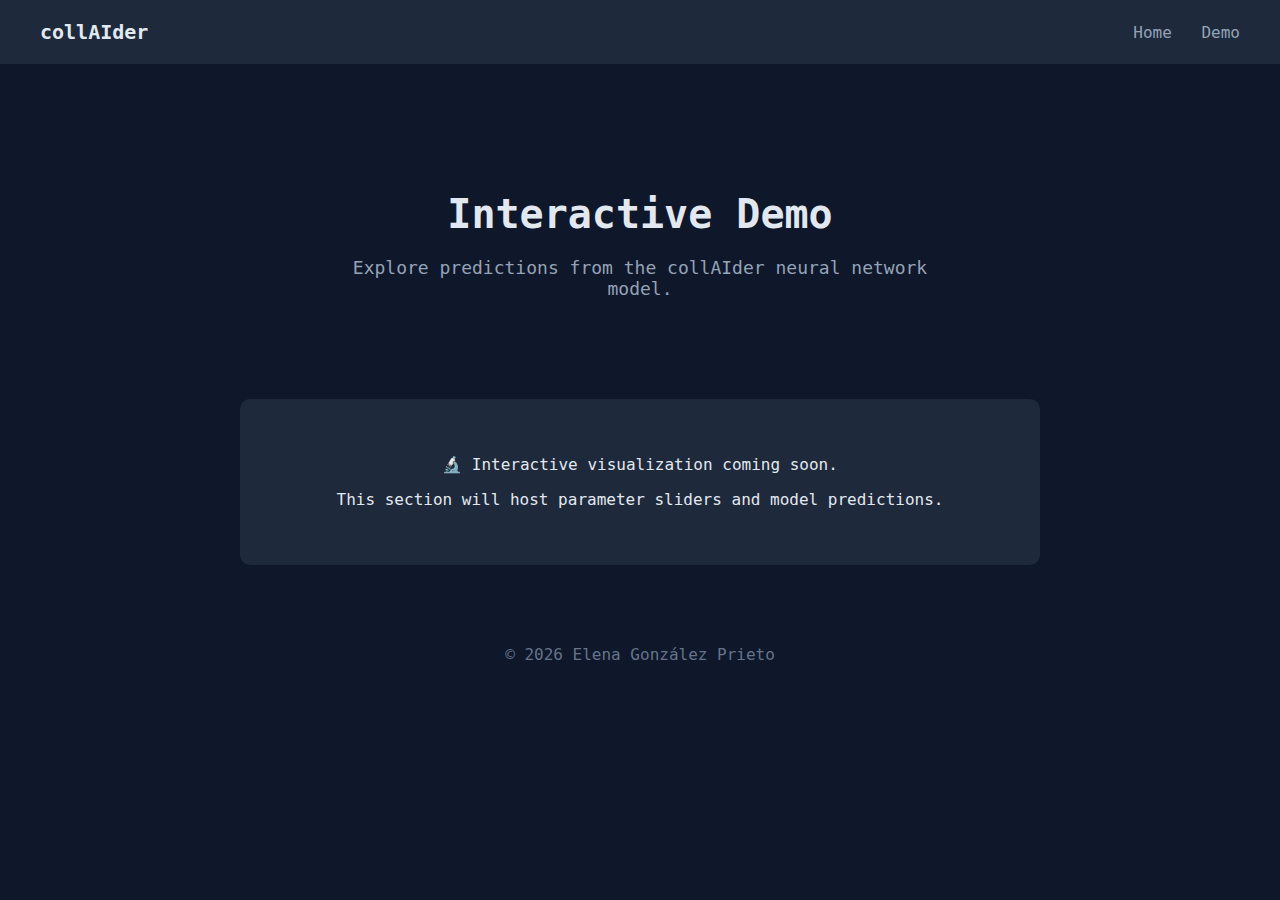
<file: website/demo.html>
<!DOCTYPE html>
<html lang="en">
<head>
    <meta charset="UTF-8">
    <title>collAIder Demo</title>
    <link rel="stylesheet" href="style.css">
</head>
<body>

<nav>
    <div class="logo">collAIder</div>
    <div class="nav-links">
        <a href="index.html">Home</a>
        <a href="demo.html">Demo</a>
    </div>
</nav>

<section class="hero">
    <h1>Interactive Demo</h1>
    <p>
        Explore predictions from the collAIder neural network model.
    </p>
</section>

<section class="content">
    <div class="demo-placeholder">
        <p>🔬 Interactive visualization coming soon.</p>
        <p>This section will host parameter sliders and model predictions.</p>
    </div>
</section>

<footer>
    © 2026 Elena González Prieto
</footer>

</body>
</html>
</file>
<file: docs/styles.css>
:root {
    --bg-primary: #1a1d2e;
    --bg-secondary: #252836;
    --bg-tertiary: #2d3142;
    --text-primary: #ffffff;
    --text-secondary: #b8c1ec;
    --accent: #00d9ff;
    --accent-glow: rgba(0, 217, 255, 0.3);
    --border: rgba(255, 255, 255, 0.1);
}

* {
    margin: 0;
    padding: 0;
    box-sizing: border-box;
}

body {
    font-family: 'Segoe UI', system-ui, -apple-system, sans-serif;
    background-color: var(--bg-primary);
    color: var(--text-primary);
    line-height: 1.6;
    min-height: 100vh;
    display: flex;
    flex-direction: column;
}

/* Header & Navigation */
header {
    background: linear-gradient(135deg, var(--bg-secondary) 0%, var(--bg-tertiary) 100%);
    border-bottom: 1px solid var(--border);
    padding: 1.5rem 2rem;
    position: sticky;
    top: 0;
    z-index: 1000;
    backdrop-filter: blur(10px);
}

.header-content {
    max-width: 1400px;
    margin: 0 auto;
    display: flex;
    justify-content: space-between;
    align-items: center;
    gap: 2rem;
}

.logo-section {
    display: flex;
    align-items: center;
    gap: 1rem;
}

.logo {
    height: 50px;
    width: auto;
    filter: drop-shadow(0 0 10px var(--accent-glow));
    transition: transform 0.3s ease;
}

.logo:hover {
    transform: scale(1.05);
}

.site-title {
    font-size: 1.8rem;
    font-weight: 700;
    letter-spacing: 0.5px;
    background: linear-gradient(135deg, var(--accent) 0%, #0099cc 100%);
    -webkit-background-clip: text;
    -webkit-text-fill-color: transparent;
    background-clip: text;
}

nav ul {
    list-style: none;
    display: flex;
    gap: 0.5rem;
}

nav a {
    color: var(--text-secondary);
    text-decoration: none;
    padding: 0.75rem 1.5rem;
    border-radius: 8px;
    transition: all 0.3s ease;
    font-weight: 500;
    position: relative;
    overflow: hidden;
}

nav a::before {
    content: '';
    position: absolute;
    top: 0;
    left: -100%;
    width: 100%;
    height: 100%;
    background: linear-gradient(90deg, transparent, var(--accent-glow), transparent);
    transition: left 0.5s ease;
}

nav a:hover::before {
    left: 100%;
}

nav a:hover {
    color: var(--accent);
    background-color: rgba(0, 217, 255, 0.1);
}

nav a.active {
    color: var(--accent);
    background-color: rgba(0, 217, 255, 0.15);
    box-shadow: 0 0 20px var(--accent-glow);
}

/* Main Content */
main {
    flex: 1;
    max-width: 1400px;
    margin: 0 auto;
    padding: 4rem 2rem;
    width: 100%;
}

.hero {
    text-align: center;
    padding: 4rem 0 6rem;
    position: relative;
}

.hero::before {
    content: '';
    position: absolute;
    top: 0;
    left: 50%;
    transform: translateX(-50%);
    width: 600px;
    height: 600px;
    background: radial-gradient(circle, var(--accent-glow) 0%, transparent 70%);
    pointer-events: none;
    animation: pulse 4s ease-in-out infinite;
}

@keyframes pulse {
    0%, 100% { opacity: 0.3; transform: translateX(-50%) scale(1); }
    50% { opacity: 0.6; transform: translateX(-50%) scale(1.1); }
}

.hero h1 {
    font-size: 4rem;
    font-weight: 800;
    margin-bottom: 1.5rem;
    letter-spacing: -1px;
    position: relative;
    z-index: 1;
}

.hero .tagline {
    font-size: 1.4rem;
    color: var(--text-secondary);
    max-width: 700px;
    margin: 0 auto 2rem;
    position: relative;
    z-index: 1;
}

/* Content Sections */
.section {
    margin-bottom: 5rem;
}

.section-header {
    margin-bottom: 3rem;
    border-left: 4px solid var(--accent);
    padding-left: 2rem;
}

.section-header h2 {
    font-size: 2.5rem;
    font-weight: 700;
    margin-bottom: 0.5rem;
}

.section-header p {
    color: var(--text-secondary);
    font-size: 1.1rem;
}

/* Cards */
.card-grid {
    display: grid;
    grid-template-columns: repeat(auto-fit, minmax(300px, 1fr));
    gap: 2rem;
}

.card {
    background: var(--bg-secondary);
    border: 1px solid var(--border);
    border-radius: 12px;
    padding: 2rem;
    transition: all 0.3s ease;
    position: relative;
    overflow: hidden;
}

.card::before {
    content: '';
    position: absolute;
    top: 0;
    left: 0;
    right: 0;
    height: 3px;
    background: linear-gradient(90deg, var(--accent), transparent);
    transform: scaleX(0);
    transform-origin: left;
    transition: transform 0.3s ease;
}

.card:hover::before {
    transform: scaleX(1);
}

.card:hover {
    transform: translateY(-5px);
    box-shadow: 0 10px 40px rgba(0, 217, 255, 0.2);
    border-color: var(--accent);
}

.card h3 {
    color: var(--accent);
    font-size: 1.5rem;
    margin-bottom: 1rem;
}

.card p {
    color: var(--text-secondary);
    line-height: 1.7;
}

/* Team Cards */
.team-member {
    text-align: center;
}

.team-photo {
    width: 150px;
    height: 150px;
    border-radius: 50%;
    background: var(--bg-tertiary);
    border: 3px solid var(--accent);
    margin: 0 auto 1.5rem;
    display: flex;
    align-items: center;
    justify-content: center;
    font-size: 3rem;
    color: var(--accent);
}

/* Publications List */
.publication-item {
    background: var(--bg-secondary);
    border: 1px solid var(--border);
    border-radius: 12px;
    padding: 2rem;
    margin-bottom: 1.5rem;
    transition: all 0.3s ease;
}

.publication-item:hover {
    transform: translateX(10px);
    border-color: var(--accent);
    box-shadow: -5px 0 20px rgba(0, 217, 255, 0.2);
}

.publication-item h3 {
    color: var(--text-primary);
    font-size: 1.3rem;
    margin-bottom: 0.5rem;
}

.publication-meta {
    color: var(--accent);
    font-size: 0.95rem;
    margin-bottom: 1rem;
}

.publication-item p {
    color: var(--text-secondary);
}

/* Buttons */
.btn {
    display: inline-block;
    padding: 1rem 2rem;
    background: linear-gradient(135deg, var(--accent) 0%, #0099cc 100%);
    color: var(--bg-primary);
    text-decoration: none;
    border-radius: 8px;
    font-weight: 600;
    transition: all 0.3s ease;
    border: none;
    cursor: pointer;
    box-shadow: 0 5px 20px var(--accent-glow);
}

.btn:hover {
    transform: translateY(-2px);
    box-shadow: 0 8px 30px var(--accent-glow);
}

.btn-secondary {
    background: var(--bg-secondary);
    color: var(--accent);
    border: 2px solid var(--accent);
}

/* Footer */
footer {
    background: var(--bg-secondary);
    border-top: 1px solid var(--border);
    padding: 3rem 2rem;
    margin-top: auto;
}

.footer-content {
    max-width: 1400px;
    margin: 0 auto;
    display: grid;
    grid-template-columns: repeat(auto-fit, minmax(250px, 1fr));
    gap: 3rem;
}

.footer-section h3 {
    color: var(--accent);
    margin-bottom: 1rem;
    font-size: 1.2rem;
}

.footer-section p,
.footer-section a {
    color: var(--text-secondary);
    text-decoration: none;
    display: block;
    margin-bottom: 0.5rem;
    transition: color 0.3s ease;
}

.footer-section a:hover {
    color: var(--accent);
}

.copyright {
    text-align: center;
    padding-top: 2rem;
    margin-top: 2rem;
    border-top: 1px solid var(--border);
    color: var(--text-secondary);
    font-size: 0.9rem;
}

/* Responsive Design */
@media (max-width: 768px) {
    .header-content {
        flex-direction: column;
        text-align: center;
    }
    
    nav ul {
        flex-wrap: wrap;
        justify-content: center;
    }
    
    .hero h1 {
        font-size: 2.5rem;
    }
    
    .hero .tagline {
        font-size: 1.1rem;
    }
    
    .section-header h2 {
        font-size: 2rem;
    }
    
    main {
        padding: 2rem 1rem;
    }
}
</file>
<file: website/style.css>
body {
    margin: 0;
    font-family: 'JetBrains Mono', monospace;
    background-color: #0f172a;
    color: #e2e8f0;
}

nav {
    display: flex;
    justify-content: space-between;
    align-items: center;
    padding: 20px 40px;
    background-color: #1e293b;
}

.logo {
    font-size: 20px;
    font-weight: 600;
}

.nav-links a {
    margin-left: 20px;
    text-decoration: none;
    color: #94a3b8;
}

.nav-links a:hover {
    color: #38bdf8;
}

.hero {
    text-align: center;
    padding: 100px 20px 60px 20px;
}

.hero h1 {
    font-size: 40px;
    margin-bottom: 20px;
}

.hero p {
    max-width: 600px;
    margin: auto;
    font-size: 18px;
    color: #94a3b8;
}

.content {
    max-width: 800px;
    margin: auto;
    padding: 40px 20px;
}

.demo-placeholder {
    background-color: #1e293b;
    padding: 40px;
    border-radius: 10px;
    text-align: center;
}

footer {
    text-align: center;
    padding: 40px;
    color: #64748b;
}
</file>
